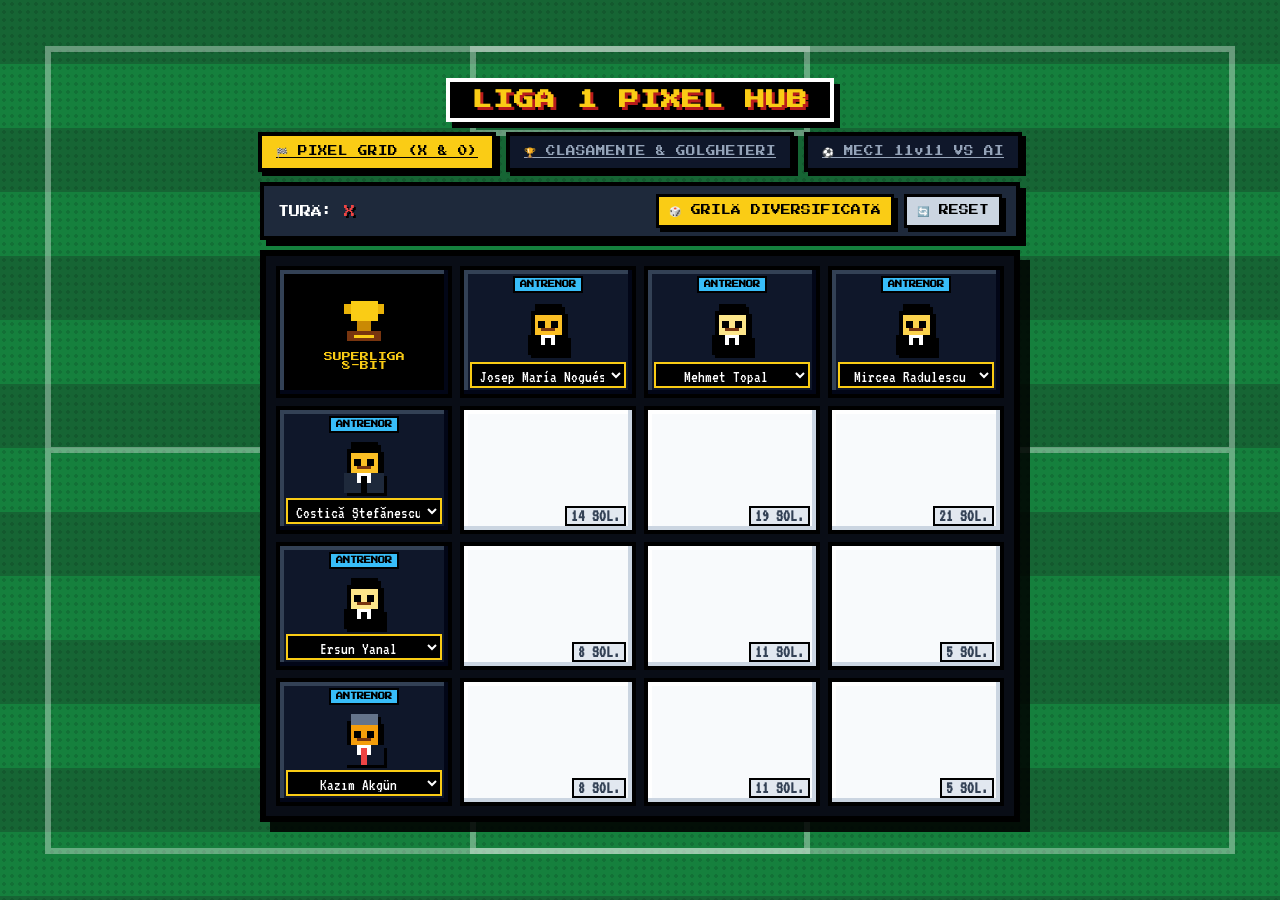
<file: index.html>
<!DOCTYPE html>
<html lang="ro">
<head>
    <meta charset="UTF-8">
    <meta name="viewport" content="width=device-width, initial-scale=1.0">
    <title>Liga 1 Pixel Hub - X & 0</title>
    <link href="https://fonts.googleapis.com/css2?family=Press+Start+2P&family=VT323&display=swap" rel="stylesheet">
    <link rel="stylesheet" href="style.css?v=6">
</head>
<body data-page="grid">
    <div class="pitch-background">
        <div class="pitch-border">
            <div class="penalty-box top"></div>
            <div class="center-line"></div>
            <div class="center-circle"></div>
            <div class="center-spot"></div>
            <div class="penalty-box bottom"></div>
        </div>
    </div>

    <div class="app-wrapper">
        <header>
            <div class="title-banner"><h1>LIGA 1 PIXEL HUB</h1></div>
            <nav class="arcade-tabs">
                <a href="index.html" class="tab-btn active">🏁 PIXEL GRID (X & 0)</a>
                <a href="clasamente.html" class="tab-btn">🏆 CLASAMENTE & GOLGHETERI</a>
                <a href="meci.html" class="tab-btn">⚽ MECI 11v11 VS AI</a>
            </nav>
        </header>

        <section class="tab-view">
            <div class="controls-bar">
                <div class="turn-indicator">TURĂ: <span id="jucator-curent" class="x-color">X</span></div>
                <div class="action-buttons">
                    <button id="btn-random" class="btn-pixel">🎲 GRILĂ DIVERSIFICATĂ</button>
                    <button id="btn-reset" class="btn-pixel secondary">🔄 RESET</button>
                </div>
            </div>
            <main><div id="game-board"></div></main>
        </section>
    </div>

    <div id="search-modal" class="modal hidden">
        <div class="modal-content">
            <button class="close-btn">[X]</button>
            <h3 id="modal-title">CAUTĂ JUCĂTOR</h3>
            <p id="modal-subtitle" class="subtitle"></p>
            <input type="text" id="player-search" placeholder="TASTEAZĂ NUMELE FOTBALISTULUI..." autocomplete="off">
            <ul id="autocomplete-list"></ul>
        </div>
    </div>

    <script src="script.js?v=6"></script>
</body>
</html>
</file>
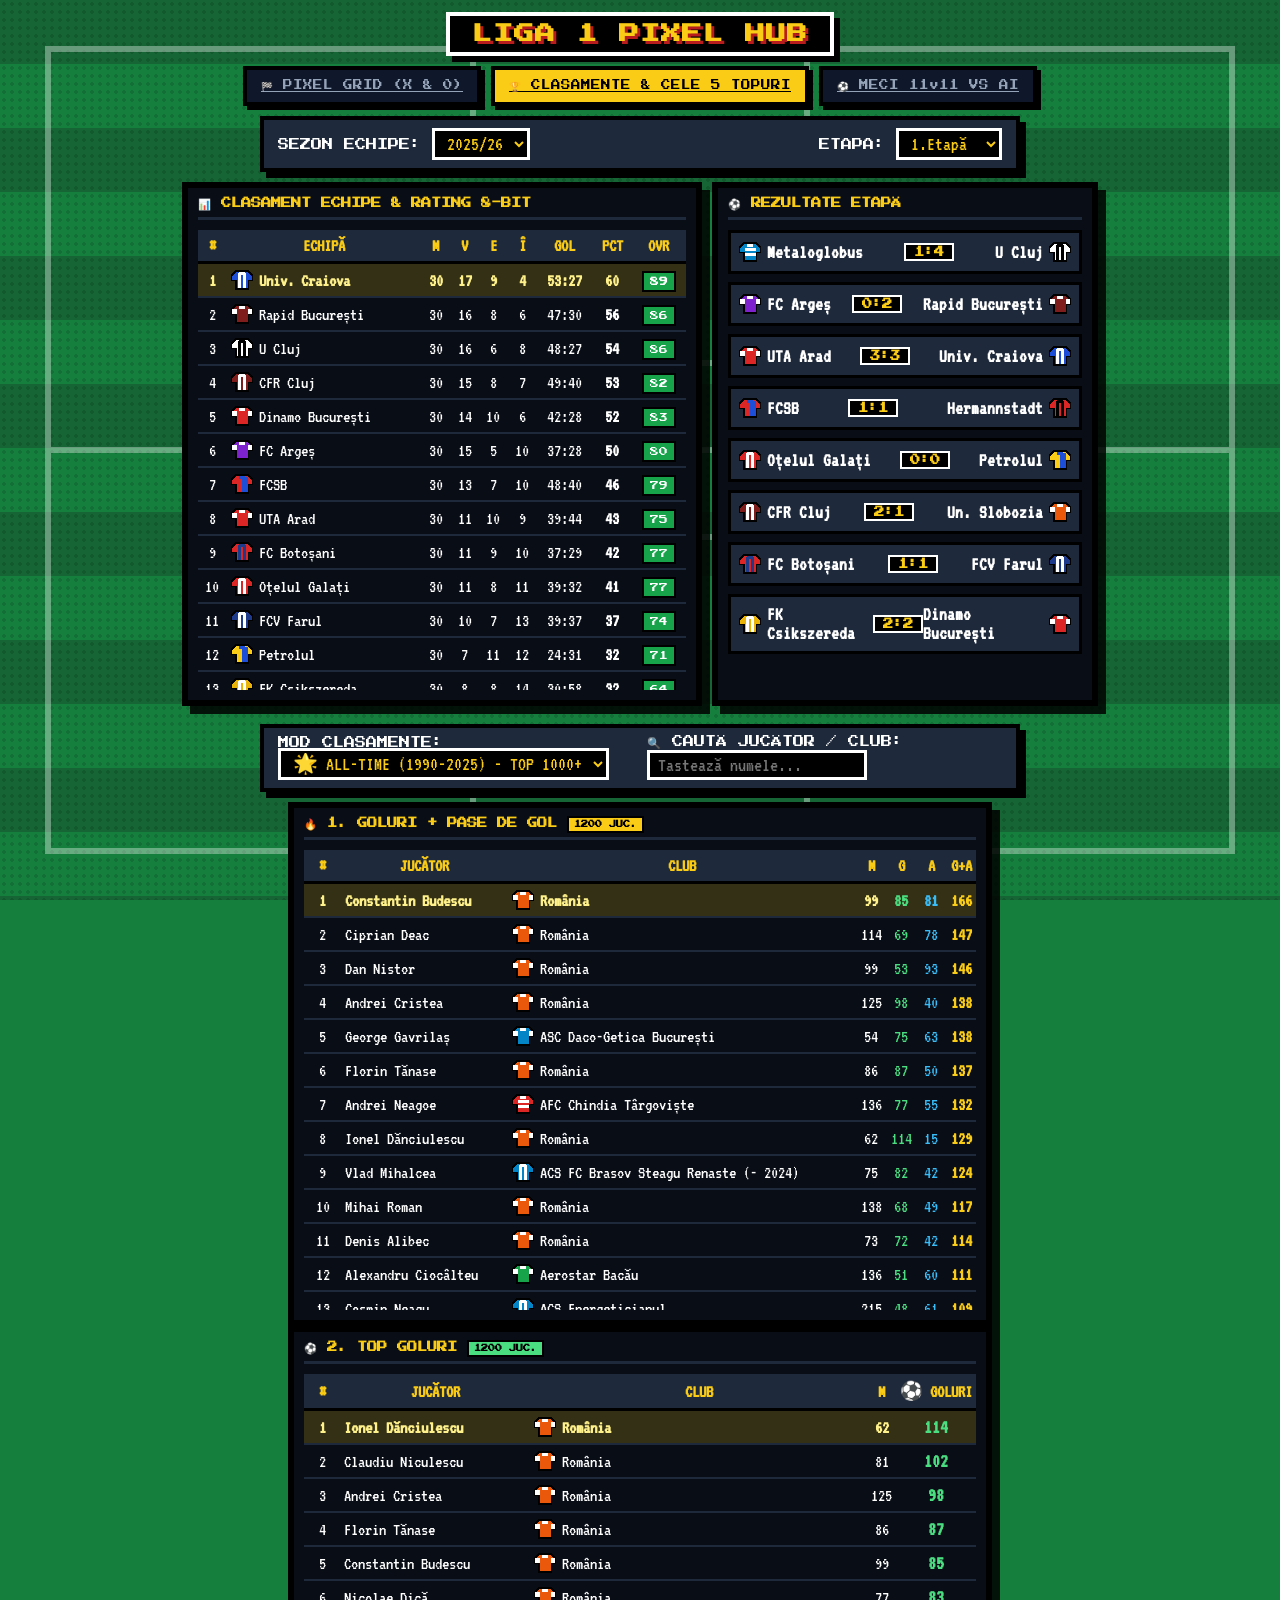
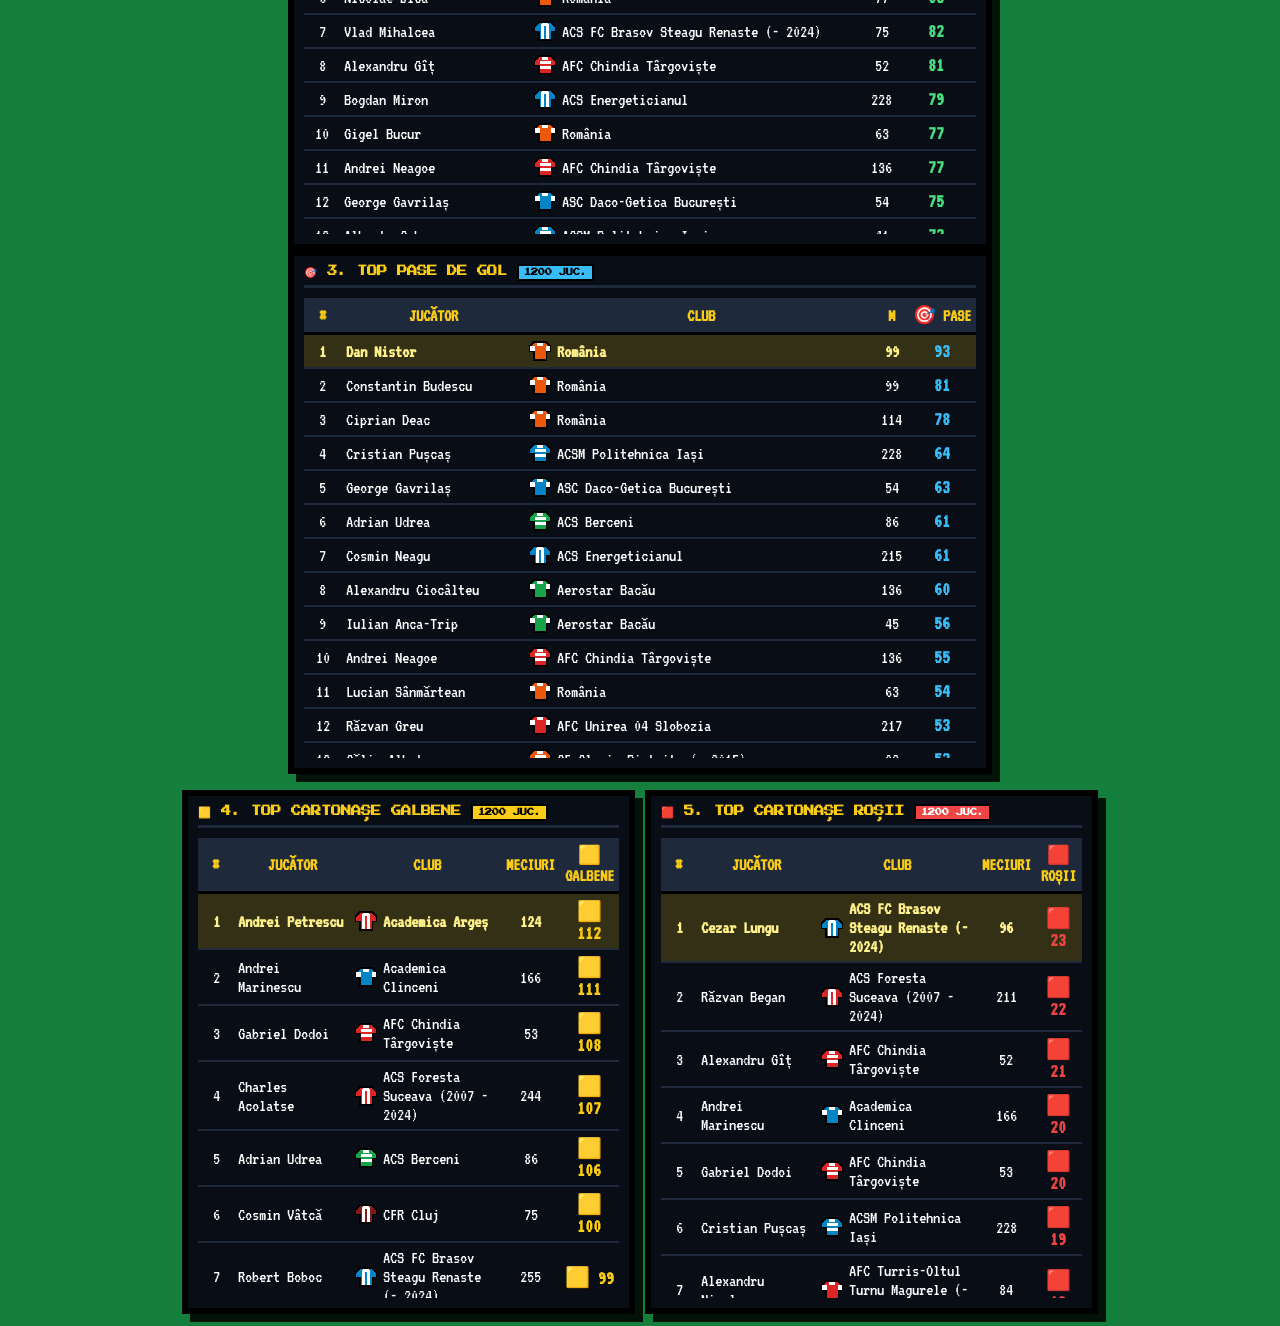
<file: clasamente.html>
<!DOCTYPE html>
<html lang="ro">
<head>
    <meta charset="UTF-8">
    <meta name="viewport" content="width=device-width, initial-scale=1.0">
    <title>Liga 1 Pixel Hub - Clasamente & 5 Topuri Complete</title>
    <link href="https://fonts.googleapis.com/css2?family=Press+Start+2P&family=VT323&display=swap" rel="stylesheet">
    <link rel="stylesheet" href="style.css?v=8">
</head>
<body data-page="istorie">
    <div class="pitch-background">
        <div class="pitch-border">
            <div class="penalty-box top"></div>
            <div class="center-line"></div>
            <div class="center-circle"></div>
            <div class="center-spot"></div>
            <div class="penalty-box bottom"></div>
        </div>
    </div>

    <div class="app-wrapper wide-wrapper">
        <header>
            <div class="title-banner"><h1>LIGA 1 PIXEL HUB</h1></div>
            <nav class="arcade-tabs">
                <a href="index.html" class="tab-btn">🏁 PIXEL GRID (X & 0)</a>
                <a href="clasamente.html" class="tab-btn active">🏆 CLASAMENTE & CELE 5 TOPURI</a>
                <a href="meci.html" class="tab-btn">⚽ MECI 11v11 VS AI</a>
            </nav>
        </header>

        <section class="tab-view">
            <!-- Bara Sezon & Etape -->
            <div class="controls-bar wide-bar">
                <div>SEZON ECHIPE: <select id="select-sezon" class="pixel-select"></select></div>
                <div>ETAPA: <select id="select-etapa" class="pixel-select"></select></div>
            </div>

            <!-- Clasamentul Echipei + Rezultatele Etapei -->
            <div class="istorie-layout">
                <div class="retro-panel">
                    <h2 class="panel-title">📊 CLASAMENT ECHIPE & RATING 8-BIT</h2>
                    <div class="table-scroll">
                        <table id="tabel-clasament" class="pixel-table">
                            <thead>
                                <tr><th>#</th><th>ECHIPĂ</th><th>M</th><th>V</th><th>E</th><th>Î</th><th>GOL</th><th>PCT</th><th>OVR</th></tr>
                            </thead>
                            <tbody></tbody>
                        </table>
                    </div>
                </div>

                <div class="retro-panel">
                    <h2 class="panel-title">⚽ REZULTATE ETAPĂ</h2>
                    <div id="lista-meciuri" class="matches-scroll"></div>
                </div>
            </div>

            <!-- Bara de filtrare pentru CELE 5 CLASAMENTE INDIVIDUALE -->
            <div class="controls-bar wide-bar" style="margin-top: 8px;">
                <div>
                    MOD CLASAMENTE: 
                    <select id="select-mod-top" class="pixel-select">
                        <option value="ALL_TIME">🌟 ALL-TIME (1990-2025) - TOP 1000+</option>
                        <option value="SEZON">📅 DOAR SEZONUL SELECTAT SUS</option>
                    </select>
                </div>
                <div>
                    🔍 CAUTĂ JUCĂTOR / CLUB: 
                    <input type="text" id="cauta-in-top" class="pixel-select" placeholder="Tastează numele..." style="width: 220px;">
                </div>
            </div>

            <!-- RÂNDUL 1 DE TOPURI OFENSIVE: 1. GOLURI+PASE | 2. GOLURI | 3. PASE DE GOL -->
            <div class="istorie-grid-3col">
                <div class="retro-panel">
                    <h2 class="panel-title">🔥 1. GOLURI + PASE DE GOL <span id="count-total" class="badge-categorie cat-trofeu">0</span></h2>
                    <div class="table-scroll">
                        <table id="tabel-top-total" class="pixel-table">
                            <thead>
                                <tr><th>#</th><th>JUCĂTOR</th><th>CLUB</th><th>M</th><th>G</th><th>A</th><th>G+A</th></tr>
                            </thead>
                            <tbody></tbody>
                        </table>
                    </div>
                </div>

                <div class="retro-panel">
                    <h2 class="panel-title">⚽ 2. TOP GOLURI <span id="count-goluri" class="badge-categorie cat-club">0</span></h2>
                    <div class="table-scroll">
                        <table id="tabel-top-goluri" class="pixel-table">
                            <thead>
                                <tr><th>#</th><th>JUCĂTOR</th><th>CLUB</th><th>M</th><th>⚽ GOLURI</th></tr>
                            </thead>
                            <tbody></tbody>
                        </table>
                    </div>
                </div>

                <div class="retro-panel">
                    <h2 class="panel-title">🎯 3. TOP PASE DE GOL <span id="count-pase" class="badge-categorie cat-antrenor">0</span></h2>
                    <div class="table-scroll">
                        <table id="tabel-top-pase" class="pixel-table">
                            <thead>
                                <tr><th>#</th><th>JUCĂTOR</th><th>CLUB</th><th>M</th><th>🎯 PASE</th></tr>
                            </thead>
                            <tbody></tbody>
                        </table>
                    </div>
                </div>
            </div>

            <!-- RÂNDUL 2 DE TOPURI DISCIPLINĂ: 4. CARTONAȘE GALBENE | 5. CARTONAȘE ROȘII -->
            <div class="istorie-layout" style="grid-template-columns: 1fr 1fr; margin-top: 6px;">
                <div class="retro-panel">
                    <h2 class="panel-title">🟨 4. TOP CARTONAȘE GALBENE <span id="count-galbene" class="badge-categorie cat-trofeu">0</span></h2>
                    <div class="table-scroll">
                        <table id="tabel-top-galbene" class="pixel-table">
                            <thead>
                                <tr><th>#</th><th>JUCĂTOR</th><th>CLUB</th><th>MECIURI</th><th>🟨 GALBENE</th></tr>
                            </thead>
                            <tbody></tbody>
                        </table>
                    </div>
                </div>

                <div class="retro-panel">
                    <h2 class="panel-title">🟥 5. TOP CARTONAȘE ROȘII <span id="count-rosii" class="badge-categorie" style="background:#ef4444; color:#fff;">0</span></h2>
                    <div class="table-scroll">
                        <table id="tabel-top-rosii" class="pixel-table">
                            <thead>
                                <tr><th>#</th><th>JUCĂTOR</th><th>CLUB</th><th>MECIURI</th><th>🟥 ROȘII</th></tr>
                            </thead>
                            <tbody></tbody>
                        </table>
                    </div>
                </div>
            </div>
        </section>
    </div>

    <script src="script.js?v=8"></script>
</body>
</html>
</file>
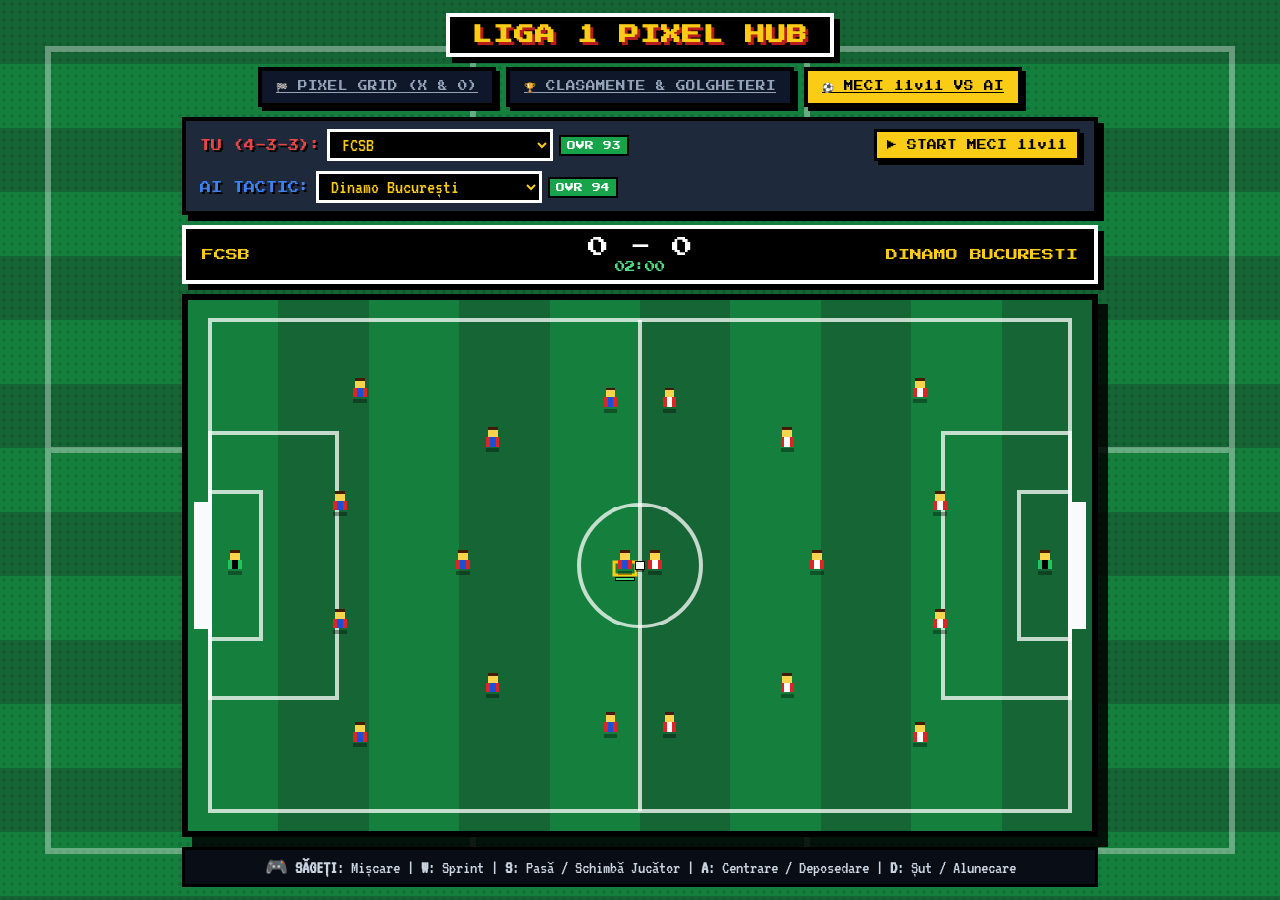
<file: meci.html>
<!DOCTYPE html>
<html lang="ro">
<head>
    <meta charset="UTF-8">
    <meta name="viewport" content="width=device-width, initial-scale=1.0">
    <title>Liga 1 Pixel Hub - Meci 11v11 vs AI</title>
    <link href="https://fonts.googleapis.com/css2?family=Press+Start+2P&family=VT323&display=swap" rel="stylesheet">
    <link rel="stylesheet" href="style.css?v=6">
</head>
<body data-page="meci">
    <div class="pitch-background">
        <div class="pitch-border">
            <div class="penalty-box top"></div>
            <div class="center-line"></div>
            <div class="center-circle"></div>
            <div class="center-spot"></div>
            <div class="penalty-box bottom"></div>
        </div>
    </div>

    <div class="app-wrapper">
        <header>
            <div class="title-banner"><h1>LIGA 1 PIXEL HUB</h1></div>
            <nav class="arcade-tabs">
                <a href="index.html" class="tab-btn">🏁 PIXEL GRID (X & 0)</a>
                <a href="clasamente.html" class="tab-btn">🏆 CLASAMENTE & GOLGHETERI</a>
                <a href="meci.html" class="tab-btn active">⚽ MECI 11v11 VS AI</a>
            </nav>
        </header>

        <section class="tab-view">
            <div class="controls-bar match-setup-bar">
                <div class="team-selector-box">
                    <span class="x-color">TU (4-3-3):</span>
                    <select id="select-echipa-home" class="pixel-select"></select>
                    <span id="ovr-home" class="ovr-badge">OVR 80</span>
                </div>

                <button id="btn-start-match" class="btn-pixel">▶️ START MECI 11v11</button>

                <div class="team-selector-box">
                    <span class="o-color">AI TACTIC:</span>
                    <select id="select-echipa-away" class="pixel-select"></select>
                    <span id="ovr-away" class="ovr-badge">OVR 78</span>
                </div>
            </div>

            <div class="arcade-scoreboard">
                <div id="score-home-name" class="sb-team">FCSB</div>
                <div class="sb-center">
                    <span id="score-home">0</span> - <span id="score-away">0</span>
                    <div id="match-timer" class="sb-timer">02:00</div>
                </div>
                <div id="score-away-name" class="sb-team">DINAMO BUCUREȘTI</div>
            </div>

            <div class="canvas-wrapper">
                <canvas id="pitch-canvas" width="920" height="540"></canvas>
                <div id="goal-banner" class="goal-overlay hidden">GOOOL!</div>
            </div>

            <div class="controls-hint">
                🎮 <strong>SĂGEȚI</strong>: Mișcare | <strong>W</strong>: Sprint | <strong>S</strong>: Pasă / Schimbă Jucător | <strong>A</strong>: Centrare / Deposedare | <strong>D</strong>: Șut / Alunecare
            </div>
        </section>
    </div>

    <script src="script.js?v=6"></script>
</body>
</html>
</file>
<file: style.css>
:root {
    --grass-1: #15803d;
    --grass-2: #166534;
    --line-white: rgba(255, 255, 255, 0.35);
    --board-frame: #1e293b;
    --header-cell: #0f172a;
    --play-cell: #f8fafc;
    --play-hover: #fef08a;
    --gold: #facc15;
    --x-red: #ef4444;
    --o-blue: #3b82f6;
}

* {
    box-sizing: border-box;
    border-radius: 0 !important;
    image-rendering: pixelated;
}

body {
    margin: 0;
    padding: 0;
    min-height: 100vh;
    font-family: 'VT323', monospace;
    background-color: var(--grass-1);
    color: #fff;
    display: flex;
    justify-content: center;
    align-items: center;
    overflow-x: hidden;
    position: relative;
}

/* ==================== TERENUL DE FOTBAL PIXELAT (BACKGROUND) ==================== */
.pitch-background {
    position: fixed;
    inset: 0;
    z-index: 0;
    background-image: 
        radial-gradient(rgba(0, 0, 0, 0.12) 2px, transparent 0),
        repeating-linear-gradient(
            0deg,
            var(--grass-1) 0px,
            var(--grass-1) 64px,
            var(--grass-2) 64px,
            var(--grass-2) 128px
        );
    background-size: 8px 8px, 100% 128px;
    padding: 20px;
    display: flex;
    justify-content: center;
    align-items: center;
    pointer-events: none;
}

.pitch-border {
    width: 96%;
    height: 94%;
    border: 6px solid var(--line-white);
    position: relative;
    display: flex;
    justify-content: center;
    align-items: center;
}

.center-line {
    position: absolute;
    width: 100%;
    height: 6px;
    background: var(--line-white);
}

.center-circle {
    width: 180px;
    height: 180px;
    border: 6px solid var(--line-white);
}

.center-spot {
    position: absolute;
    width: 16px;
    height: 16px;
    background: var(--line-white);
}

.penalty-box {
    position: absolute;
    width: 340px;
    height: 90px;
    border: 6px solid var(--line-white);
}

.penalty-box.top { top: -6px; }
.penalty-box.bottom { bottom: -6px; }

/* ==================== CONTAINER PRINCIPAL & HEADER ==================== */
.app-wrapper {
    position: relative;
    z-index: 2;
    width: 100%;
    max-width: 940px;
    padding: 12px;
    display: flex;
    flex-direction: column;
    align-items: center;
    gap: 10px;
}

header {
    width: 100%;
    display: flex;
    flex-direction: column;
    align-items: center;
    gap: 10px;
}

.title-banner {
    background: #000;
    border: 4px solid #fff;
    box-shadow: 6px 6px 0px #000;
    padding: 8px 22px;
}

.title-banner h1 {
    font-family: 'Press Start 2P', monospace;
    font-size: 1.25rem;
    color: var(--gold);
    margin: 0;
    text-shadow: 3px 3px 0 #b91c1c;
    letter-spacing: 1px;
}

.arcade-tabs {
    display: flex;
    gap: 10px;
    width: 100%;
    justify-content: center;
    flex-wrap: wrap;
}

.tab-btn {
    font-family: 'Press Start 2P', monospace;
    font-size: 0.6rem;
    background: #0f172a;
    color: #94a3b8;
    border: 4px solid #000;
    padding: 10px 14px;
    cursor: pointer;
    box-shadow: 4px 4px 0px #000;
}

.tab-btn.active {
    background: var(--gold);
    color: #000;
}

.tab-view {
    width: 100%;
    display: flex;
    flex-direction: column;
    align-items: center;
    gap: 10px;
}

.hidden { display: none !important; }

.controls-bar {
    width: 100%;
    max-width: 760px;
    display: flex;
    justify-content: space-between;
    align-items: center;
    background: var(--board-frame);
    border: 4px solid #000;
    box-shadow: 6px 6px 0px #000;
    padding: 8px 14px;
    font-family: 'Press Start 2P', monospace;
    font-size: 0.7rem;
}

.action-buttons {
    display: flex;
    gap: 10px;
}

.btn-pixel {
    font-family: 'Press Start 2P', monospace;
    font-size: 0.62rem;
    background: var(--gold);
    color: #000;
    border: 3px solid #000;
    padding: 8px 10px;
    cursor: pointer;
    box-shadow: 4px 4px 0px #000;
}

.btn-pixel.secondary { background: #cbd5e1; }
.btn-pixel:hover { background: #fde047; }
.btn-pixel:active {
    transform: translate(2px, 2px);
    box-shadow: 2px 2px 0px #000;
}

.x-color { color: var(--x-red); text-shadow: 2px 2px 0 #000; }
.o-color { color: var(--o-blue); text-shadow: 2px 2px 0 #000; }

/* ==================== MODUL 1: GRILA DE JOC X & 0 ==================== */
main {
    width: 100%;
    max-width: 760px;
}

#game-board {
    display: grid;
    grid-template-columns: repeat(4, 1fr);
    grid-template-rows: 132px repeat(3, 128px);
    gap: 8px;
    background: #090d16;
    padding: 10px;
    border: 6px solid #000;
    box-shadow: 10px 10px 0px rgba(0, 0, 0, 0.85);
}

.cell {
    background: var(--play-cell);
    color: #000;
    border: 4px solid #000;
    box-shadow: inset -4px -4px 0px #cbd5e1, inset 4px 4px 0px #ffffff;
    display: flex;
    flex-direction: column;
    justify-content: center;
    align-items: center;
    padding: 6px;
    position: relative;
    text-align: center;
    user-select: none;
}

.cell.header {
    background: var(--header-cell);
    color: #fff;
    box-shadow: inset -4px -4px 0px #020617, inset 4px 4px 0px #334155;
    justify-content: space-between;
    padding: 6px;
}

.cell.header.empty {
    background: #000;
    justify-content: center;
    gap: 4px;
}

.badge-categorie {
    font-family: 'Press Start 2P', monospace;
    font-size: 0.45rem;
    padding: 3px 5px;
    border: 2px solid #000;
    color: #000;
    font-weight: bold;
    text-transform: uppercase;
}

.cat-club { background: #4ade80; }
.cat-antrenor { background: #38bdf8; }
.cat-trofeu { background: #facc15; }
.cat-comp { background: #c084fc; }

.pixel-icon-box {
    width: 54px;
    height: 54px;
    display: flex;
    justify-content: center;
    align-items: center;
}

.pixel-icon-box svg {
    width: 100%;
    height: 100%;
    filter: drop-shadow(3px 3px 0px #000);
}

.select-header select {
    font-family: 'VT323', monospace;
    background: #000;
    color: #fff;
    border: 2px solid var(--gold);
    padding: 2px 4px;
    font-size: 1.05rem;
    width: 100%;
    text-align: center;
    cursor: pointer;
    outline: none;
}

.grid-cell { cursor: pointer; }
.grid-cell:hover { background: var(--play-hover); }

.possible-count {
    position: absolute;
    bottom: 4px;
    right: 6px;
    font-size: 1.05rem;
    font-weight: bold;
    color: #334155;
    background: #e2e8f0;
    padding: 0 4px;
    border: 2px solid #000;
}

.possible-count.zero {
    background: var(--x-red);
    color: #fff;
}

.grid-cell.filled {
    background: #1e293b;
    color: #fff;
    box-shadow: inset -4px -4px 0px #090d16, inset 4px 4px 0px #475569;
    cursor: default;
}

.winner-badge {
    position: absolute;
    top: 4px;
    left: 6px;
    font-family: 'Press Start 2P', monospace;
    font-size: 0.95rem;
}

.player-name-tag {
    font-family: 'VT323', monospace;
    font-size: 1.1rem;
    background: #000;
    color: var(--gold);
    border: 2px solid #fff;
    padding: 0 6px;
    margin-top: 3px;
    max-width: 96%;
    overflow: hidden;
    text-overflow: ellipsis;
    white-space: nowrap;
}

/* ==================== MODUL 2: CLASAMENTE & MECIURI ==================== */
.pixel-select {
    font-family: 'VT323', monospace;
    font-size: 1.25rem;
    background: #000;
    color: var(--gold);
    border: 3px solid #fff;
    padding: 2px 8px;
    cursor: pointer;
}

.istorie-layout {
    display: grid;
    grid-template-columns: 1.35fr 1fr;
    gap: 10px;
    width: 100%;
}

.retro-panel {
    background: #090d16;
    border: 6px solid #000;
    box-shadow: 8px 8px 0px rgba(0,0,0,0.85);
    padding: 10px;
    display: flex;
    flex-direction: column;
}

.panel-title {
    font-family: 'Press Start 2P', monospace;
    font-size: 0.65rem;
    color: var(--gold);
    margin: 0 0 10px 0;
    padding-bottom: 6px;
    border-bottom: 3px solid #1e293b;
}

.table-scroll, .matches-scroll {
    max-height: 460px;
    overflow-y: auto;
}

.pixel-table {
    width: 100%;
    border-collapse: collapse;
    font-size: 1.15rem;
    text-align: center;
}

.pixel-table th {
    background: #1e293b;
    color: var(--gold);
    padding: 6px 4px;
    border-bottom: 3px solid #000;
    position: sticky;
    top: 0;
}

.pixel-table td {
    padding: 5px 4px;
    border-bottom: 2px solid #1e293b;
}

.pixel-table tr:nth-child(1) td {
    background: rgba(250, 204, 21, 0.18);
    color: #fef08a;
    font-weight: bold;
}

.echipa-cell {
    display: flex;
    align-items: center;
    gap: 6px;
    text-align: left;
}

.mini-kit {
    width: 22px;
    height: 22px;
    flex-shrink: 0;
}

.ovr-badge {
    font-family: 'Press Start 2P', monospace;
    font-size: 0.55rem;
    padding: 4px 6px;
    background: #16a34a;
    color: #fff;
    border: 2px solid #000;
}

.match-card {
    background: #1e293b;
    border: 3px solid #000;
    padding: 8px;
    margin-bottom: 8px;
}

.match-scoreline {
    display: flex;
    justify-content: space-between;
    align-items: center;
    font-size: 1.2rem;
    font-weight: bold;
}

.score-box {
    background: #000;
    color: var(--gold);
    padding: 2px 8px;
    border: 2px solid #fff;
    font-family: 'Press Start 2P', monospace;
    font-size: 0.65rem;
}

.match-scorers {
    margin-top: 6px;
    padding-top: 4px;
    border-top: 2px dashed #334155;
    font-size: 1rem;
    color: #cbd5e1;
}

/* ==================== MODUL 3: MECI 11v11 ARCADE ==================== */
.match-setup-bar {
    max-width: 920px;
    display: flex;
    justify-content: space-between;
    flex-wrap: wrap;
    gap: 10px;
}

.team-selector-box {
    display: flex;
    align-items: center;
    gap: 6px;
}

.arcade-scoreboard {
    width: 100%;
    max-width: 920px;
    display: grid;
    grid-template-columns: 1fr auto 1fr;
    align-items: center;
    background: #000;
    border: 4px solid #fff;
    box-shadow: 6px 6px 0px #000;
    padding: 8px 16px;
    font-family: 'Press Start 2P', monospace;
}

.sb-team {
    font-size: 0.75rem;
    color: var(--gold);
    overflow: hidden;
    text-overflow: ellipsis;
    white-space: nowrap;
}

#score-away-name { text-align: right; }

.sb-center {
    font-size: 1.3rem;
    color: #fff;
    text-align: center;
    padding: 0 20px;
}

.sb-timer {
    font-size: 0.65rem;
    color: #4ade80;
    margin-top: 4px;
}

.canvas-wrapper {
    position: relative;
    width: 100%;
    max-width: 920px;
    border: 6px solid #000;
    box-shadow: 10px 10px 0px rgba(0,0,0,0.85);
    background: #15803d;
    display: flex;
    justify-content: center;
}

#pitch-canvas {
    width: 100%;
    max-width: 920px;
    height: auto;
    display: block;
}

.goal-overlay {
    position: absolute;
    inset: 0;
    display: flex;
    justify-content: center;
    align-items: center;
    font-family: 'Press Start 2P', monospace;
    font-size: 2.5rem;
    color: var(--gold);
    text-shadow: 6px 6px 0px #000, -3px -3px 0px #dc2626;
    background: rgba(0, 0, 0, 0.45);
    pointer-events: none;
    text-align: center;
}

.controls-hint {
    width: 100%;
    max-width: 920px;
    background: #090d16;
    border: 3px solid #000;
    padding: 6px 12px;
    text-align: center;
    font-size: 1.15rem;
    color: #cbd5e1;
}

/* ==================== MODAL CAUTARE 8-BIT ==================== */
.modal {
    position: fixed;
    inset: 0;
    background: rgba(0, 0, 0, 0.85);
    display: flex;
    justify-content: center;
    align-items: center;
    z-index: 1000;
}

.modal-content {
    background: var(--board-frame);
    border: 6px solid #000;
    box-shadow: 10px 10px 0px #000;
    padding: 22px;
    width: 92%;
    max-width: 450px;
    text-align: center;
    position: relative;
}

#modal-title {
    font-family: 'Press Start 2P', monospace;
    font-size: 0.78rem;
    color: var(--gold);
    line-height: 1.5;
    margin-top: 10px;
}

.close-btn {
    position: absolute;
    top: 8px;
    right: 10px;
    background: var(--x-red);
    color: #fff;
    border: 3px solid #000;
    font-family: 'Press Start 2P', monospace;
    font-size: 0.65rem;
    padding: 4px 6px;
    cursor: pointer;
}

#player-search {
    font-family: 'VT323', monospace;
    width: 100%;
    padding: 8px 10px;
    font-size: 1.45rem;
    border: 4px solid #000;
    background: #000;
    color: var(--gold);
    outline: none;
}

#autocomplete-list {
    list-style: none;
    padding: 0;
    margin: 8px 0 0 0;
    max-height: 230px;
    overflow-y: auto;
    border: 4px solid #000;
    background: #0f172a;
    text-align: left;
}

#autocomplete-list li {
    padding: 6px 10px;
    cursor: pointer;
    border-bottom: 2px solid #000;
    font-size: 1.35rem;
    display: flex;
    align-items: center;
    gap: 10px;
}

#autocomplete-list li:hover {
    background: var(--gold);
    color: #000;
}

.mini-avatar {
    width: 32px;
    height: 32px;
    flex-shrink: 0;
}

@media (max-width: 720px) {
    .istorie-layout { grid-template-columns: 1fr; }
    .controls-bar { flex-direction: column; gap: 8px; }
    #game-board {
        grid-template-rows: 118px repeat(3, 105px);
        gap: 5px;
        .tab-btn {
    text-decoration: none;
    display: inline-block;
}

.wide-wrapper {
    max-width: 1240px !important;
}

.wide-bar {
    max-width: 1240px !important;
}

.istorie-grid-3col {
    display: grid;
    grid-template-columns: 1.25fr 1.05fr 0.95fr;
    gap: 10px;
    width: 100%;
}

@media (max-width: 1024px) {
    .istorie-grid-3col { grid-template-columns: 1fr; }
}
        padding: 6px;
    }
    .pixel-icon-box { width: 40px; height: 40px; }
}
</file>
